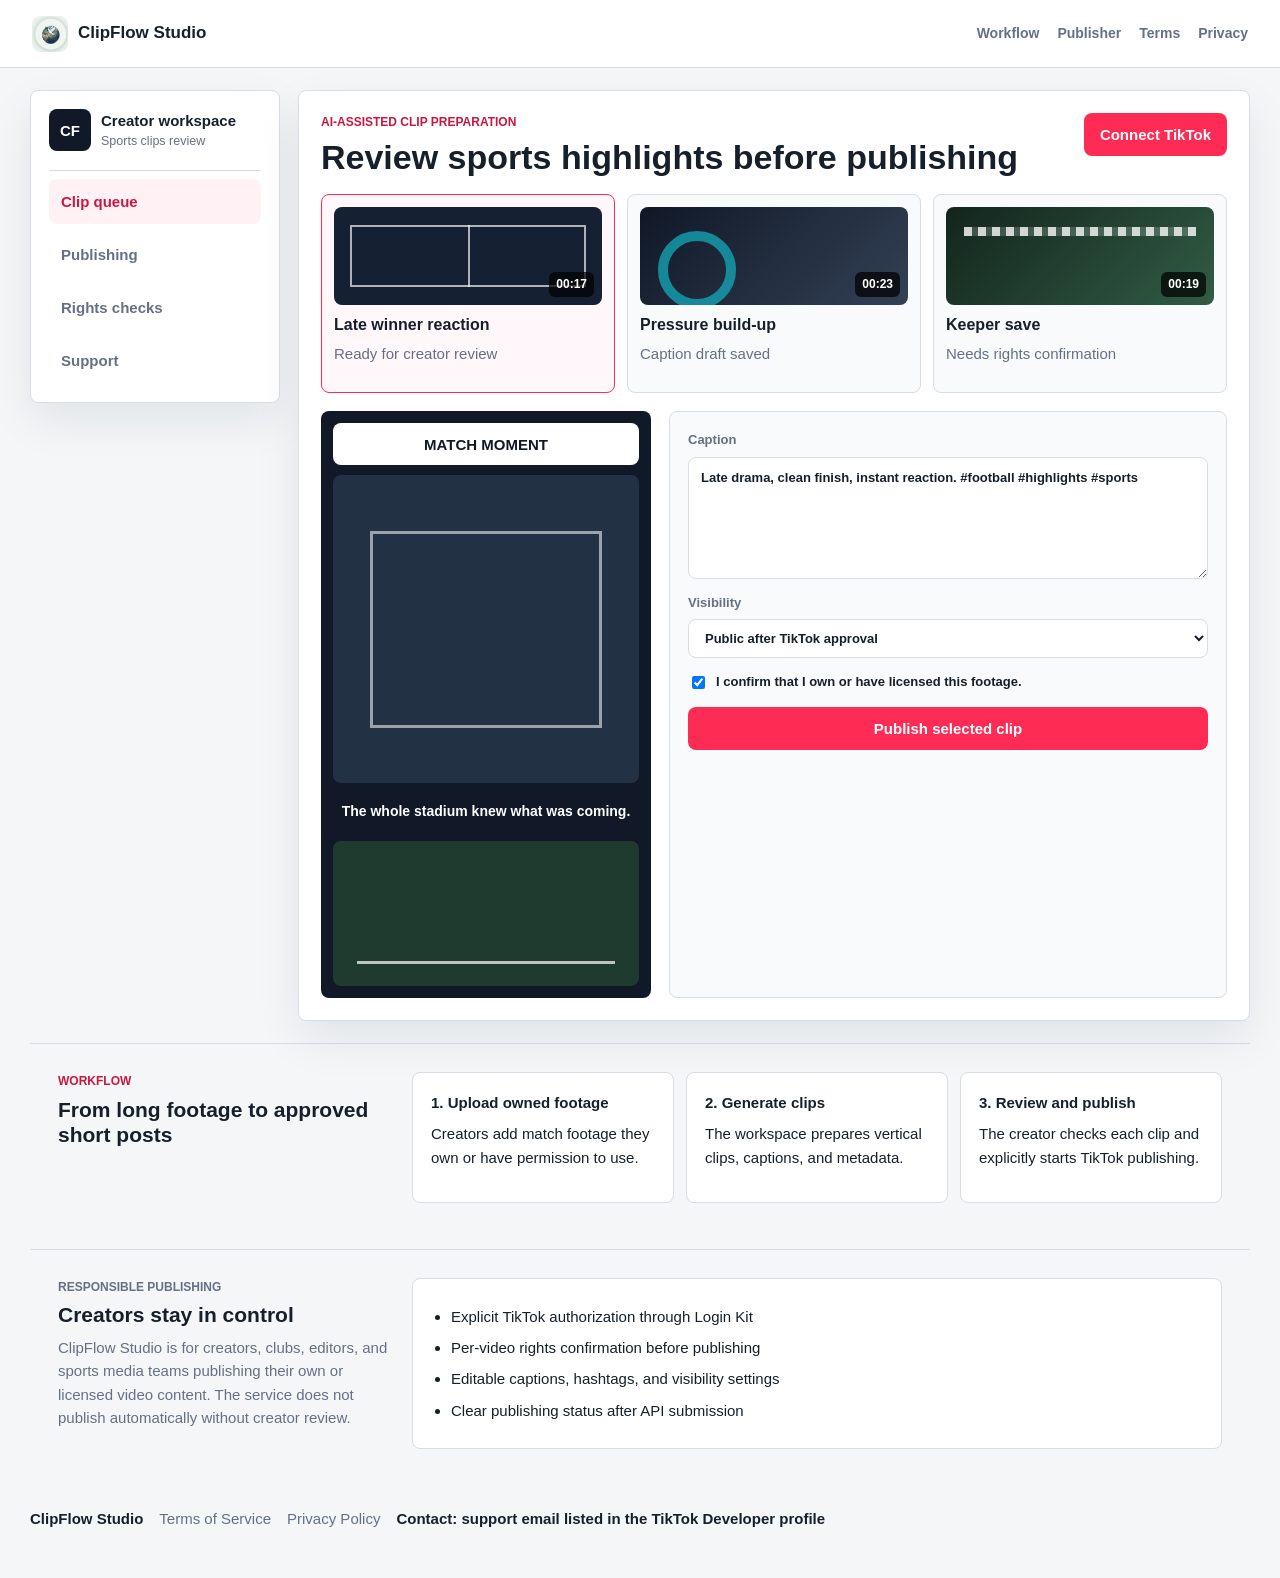
<file: index.html>
<!doctype html>
<html lang="en">
  <head>
    <meta charset="utf-8">
    <meta name="viewport" content="width=device-width, initial-scale=1">
    <meta
      name="description"
      content="ClipFlow Studio helps sports creators turn licensed long-form footage into short clips and publish selected videos to their own TikTok accounts."
    >
    <title>ClipFlow Studio</title>
    <link rel="stylesheet" href="style.css">
  </head>
  <body>
    <header class="topbar">
      <a class="brand" href="index.html" aria-label="ClipFlow Studio home">
        <img src="app-icon-1024.png" alt="" width="36" height="36">
        <span>ClipFlow Studio</span>
      </a>
      <nav aria-label="Primary">
        <a href="#workflow">Workflow</a>
        <a href="#publisher">Publisher</a>
        <a href="terms.html">Terms</a>
        <a href="privacy.html">Privacy</a>
      </nav>
    </header>

    <main>
      <section class="workspace" aria-labelledby="app-title">
        <div class="panel sidebar">
          <div class="user-pill">
            <span class="avatar">CF</span>
            <span>
              <strong>Creator workspace</strong>
              <small>Sports clips review</small>
            </span>
          </div>
          <a class="nav-item active" href="#workflow">Clip queue</a>
          <a class="nav-item" href="#publisher">Publishing</a>
          <a class="nav-item" href="#rights">Rights checks</a>
          <a class="nav-item" href="#contact">Support</a>
        </div>

        <section class="panel main-panel">
          <div class="section-head">
            <div>
              <p class="eyebrow">AI-assisted clip preparation</p>
              <h1 id="app-title">Review sports highlights before publishing</h1>
            </div>
            <button type="button">Connect TikTok</button>
          </div>

          <div class="clip-grid">
            <article class="clip-card selected">
              <div class="thumb pitch">
                <span>00:17</span>
              </div>
              <h2>Late winner reaction</h2>
              <p>Ready for creator review</p>
            </article>
            <article class="clip-card">
              <div class="thumb replay">
                <span>00:23</span>
              </div>
              <h2>Pressure build-up</h2>
              <p>Caption draft saved</p>
            </article>
            <article class="clip-card">
              <div class="thumb crowd">
                <span>00:19</span>
              </div>
              <h2>Keeper save</h2>
              <p>Needs rights confirmation</p>
            </article>
          </div>

          <div class="editor" id="publisher">
            <div class="phone-preview" aria-label="Video preview">
              <div class="top-banner">MATCH MOMENT</div>
              <div class="video-window"></div>
              <div class="subtitle">The whole stadium knew what was coming.</div>
              <div class="bottom-window"></div>
            </div>

            <form class="publish-form">
              <label>
                Caption
                <textarea rows="5">Late drama, clean finish, instant reaction. #football #highlights #sports</textarea>
              </label>
              <label>
                Visibility
                <select>
                  <option>Public after TikTok approval</option>
                  <option>Private test post</option>
                </select>
              </label>
              <label class="check">
                <input type="checkbox" checked>
                I confirm that I own or have licensed this footage.
              </label>
              <button type="button">Publish selected clip</button>
            </form>
          </div>
        </section>
      </section>

      <section class="content-band" id="workflow">
        <div>
          <p class="eyebrow">Workflow</p>
          <h2>From long footage to approved short posts</h2>
        </div>
        <div class="steps">
          <article>
            <strong>1. Upload owned footage</strong>
            <p>Creators add match footage they own or have permission to use.</p>
          </article>
          <article>
            <strong>2. Generate clips</strong>
            <p>The workspace prepares vertical clips, captions, and metadata.</p>
          </article>
          <article>
            <strong>3. Review and publish</strong>
            <p>The creator checks each clip and explicitly starts TikTok publishing.</p>
          </article>
        </div>
      </section>

      <section class="content-band split" id="rights">
        <div>
          <p class="eyebrow">Responsible publishing</p>
          <h2>Creators stay in control</h2>
          <p>
            ClipFlow Studio is for creators, clubs, editors, and sports media
            teams publishing their own or licensed video content. The service
            does not publish automatically without creator review.
          </p>
        </div>
        <ul class="checks">
          <li>Explicit TikTok authorization through Login Kit</li>
          <li>Per-video rights confirmation before publishing</li>
          <li>Editable captions, hashtags, and visibility settings</li>
          <li>Clear publishing status after API submission</li>
        </ul>
      </section>
    </main>

    <footer id="contact">
      <span>ClipFlow Studio</span>
      <a href="terms.html">Terms of Service</a>
      <a href="privacy.html">Privacy Policy</a>
      <span>Contact: support email listed in the TikTok Developer profile</span>
    </footer>
  </body>
</html>
</file>
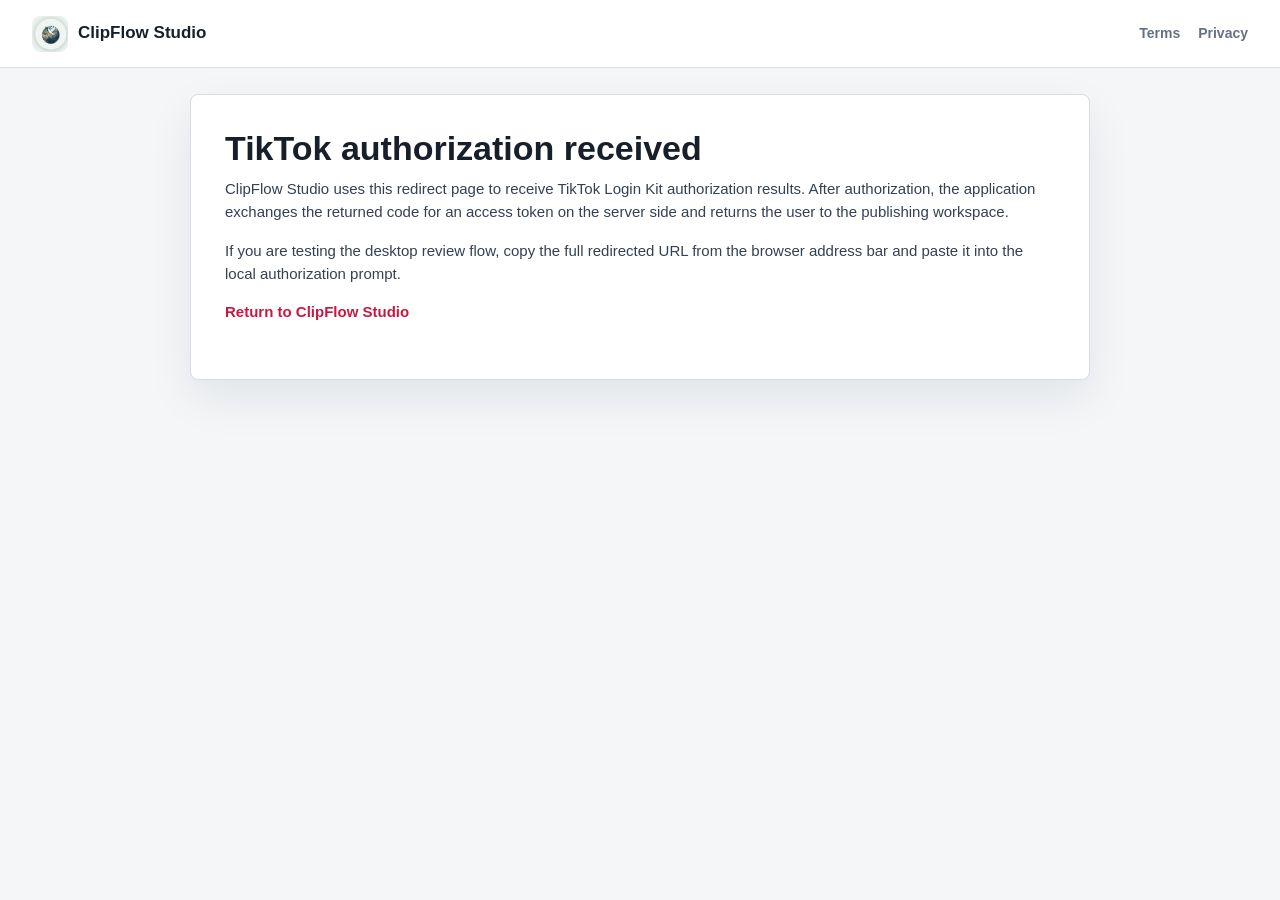
<file: tiktok/callback/index.html>
<!doctype html>
<html lang="en">
  <head>
    <meta charset="utf-8">
    <meta name="viewport" content="width=device-width, initial-scale=1">
    <title>TikTok Authorization - ClipFlow Studio</title>
    <link rel="stylesheet" href="../../style.css">
  </head>
  <body>
    <header class="topbar">
      <a class="brand" href="../../index.html" aria-label="ClipFlow Studio home">
        <img src="../../app-icon-1024.png" alt="" width="36" height="36">
        <span>ClipFlow Studio</span>
      </a>
      <nav aria-label="Primary">
        <a href="../../terms.html">Terms</a>
        <a href="../../privacy.html">Privacy</a>
      </nav>
    </header>

    <main class="legal-page">
      <article class="legal">
        <h1>TikTok authorization received</h1>
        <p>
          ClipFlow Studio uses this redirect page to receive TikTok Login Kit
          authorization results. After authorization, the application exchanges
          the returned code for an access token on the server side and returns
          the user to the publishing workspace.
        </p>
        <p>
          If you are testing the desktop review flow, copy the full redirected
          URL from the browser address bar and paste it into the local
          authorization prompt.
        </p>
        <a class="back" href="../../index.html">Return to ClipFlow Studio</a>
      </article>
    </main>
  </body>
</html>
</file>
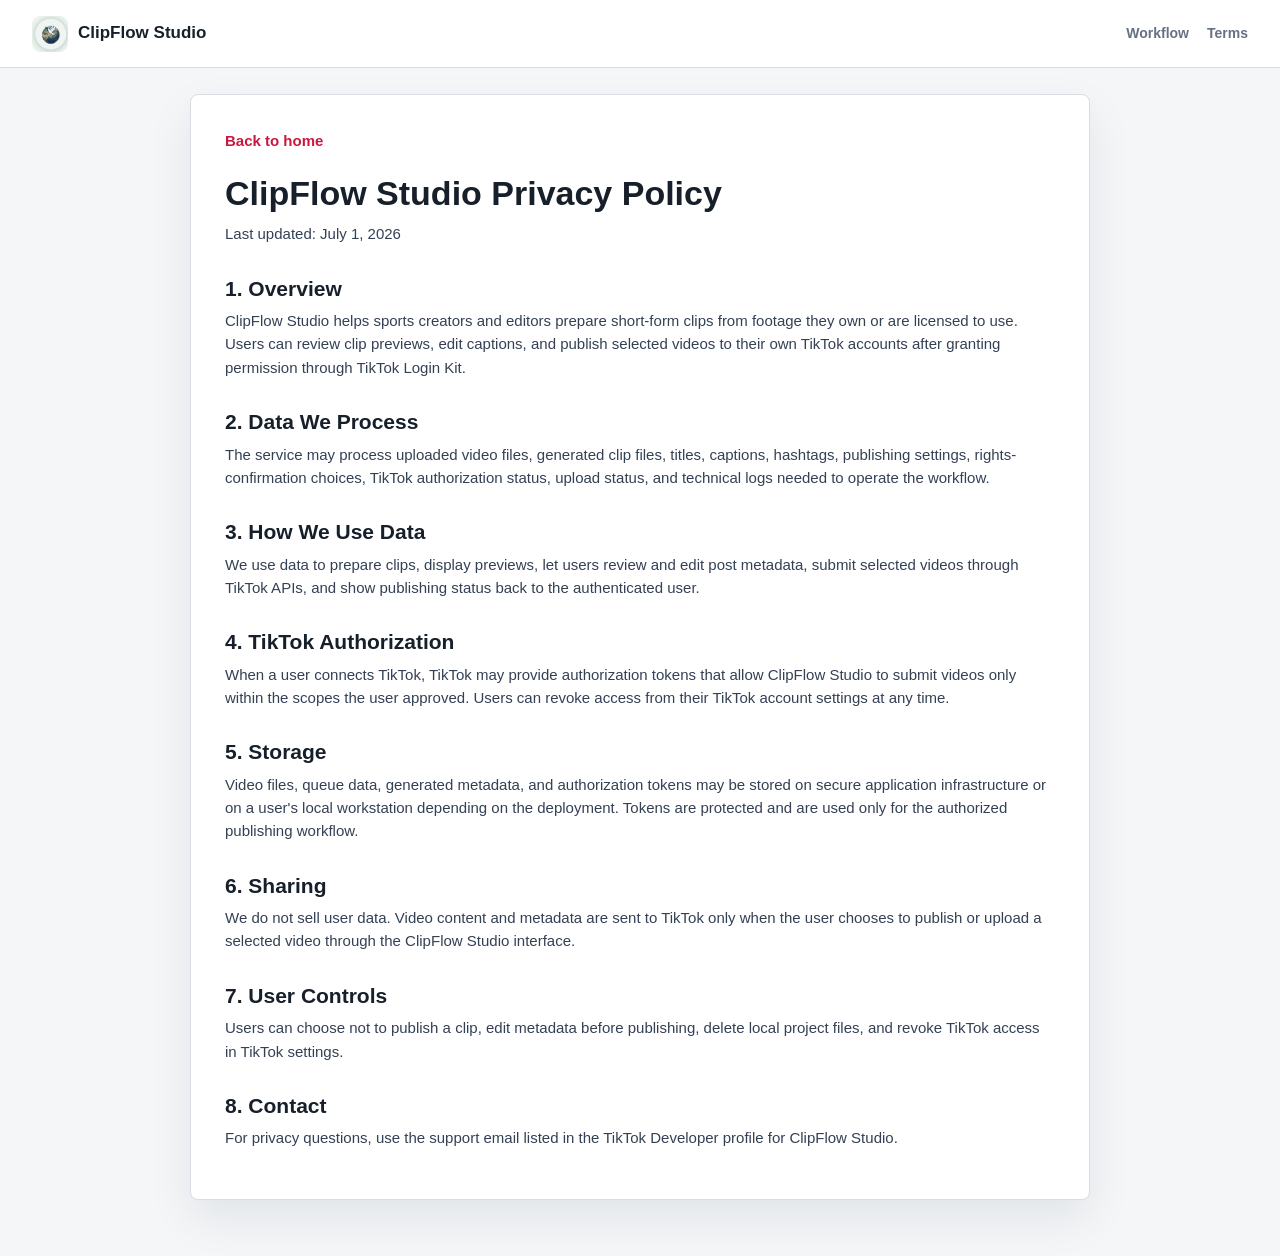
<file: privacy.html>
<!doctype html>
<html lang="en">
  <head>
    <meta charset="utf-8">
    <meta name="viewport" content="width=device-width, initial-scale=1">
    <title>Privacy Policy - ClipFlow Studio</title>
    <link rel="stylesheet" href="style.css">
  </head>
  <body>
    <header class="topbar">
      <a class="brand" href="index.html" aria-label="ClipFlow Studio home">
        <img src="app-icon-1024.png" alt="" width="36" height="36">
        <span>ClipFlow Studio</span>
      </a>
      <nav aria-label="Primary">
        <a href="index.html#workflow">Workflow</a>
        <a href="terms.html">Terms</a>
      </nav>
    </header>

    <main class="legal-page">
      <article class="legal">
        <a class="back" href="index.html">Back to home</a>
        <h1>ClipFlow Studio Privacy Policy</h1>
        <p class="updated">Last updated: July 1, 2026</p>

        <h2>1. Overview</h2>
        <p>
          ClipFlow Studio helps sports creators and editors prepare short-form
          clips from footage they own or are licensed to use. Users can review
          clip previews, edit captions, and publish selected videos to their own
          TikTok accounts after granting permission through TikTok Login Kit.
        </p>

        <h2>2. Data We Process</h2>
        <p>
          The service may process uploaded video files, generated clip files,
          titles, captions, hashtags, publishing settings, rights-confirmation
          choices, TikTok authorization status, upload status, and technical
          logs needed to operate the workflow.
        </p>

        <h2>3. How We Use Data</h2>
        <p>
          We use data to prepare clips, display previews, let users review and
          edit post metadata, submit selected videos through TikTok APIs, and
          show publishing status back to the authenticated user.
        </p>

        <h2>4. TikTok Authorization</h2>
        <p>
          When a user connects TikTok, TikTok may provide authorization tokens
          that allow ClipFlow Studio to submit videos only within the scopes the
          user approved. Users can revoke access from their TikTok account
          settings at any time.
        </p>

        <h2>5. Storage</h2>
        <p>
          Video files, queue data, generated metadata, and authorization tokens
          may be stored on secure application infrastructure or on a user's
          local workstation depending on the deployment. Tokens are protected
          and are used only for the authorized publishing workflow.
        </p>

        <h2>6. Sharing</h2>
        <p>
          We do not sell user data. Video content and metadata are sent to
          TikTok only when the user chooses to publish or upload a selected
          video through the ClipFlow Studio interface.
        </p>

        <h2>7. User Controls</h2>
        <p>
          Users can choose not to publish a clip, edit metadata before
          publishing, delete local project files, and revoke TikTok access in
          TikTok settings.
        </p>

        <h2>8. Contact</h2>
        <p>
          For privacy questions, use the support email listed in the TikTok
          Developer profile for ClipFlow Studio.
        </p>
      </article>
    </main>
  </body>
</html>
</file>
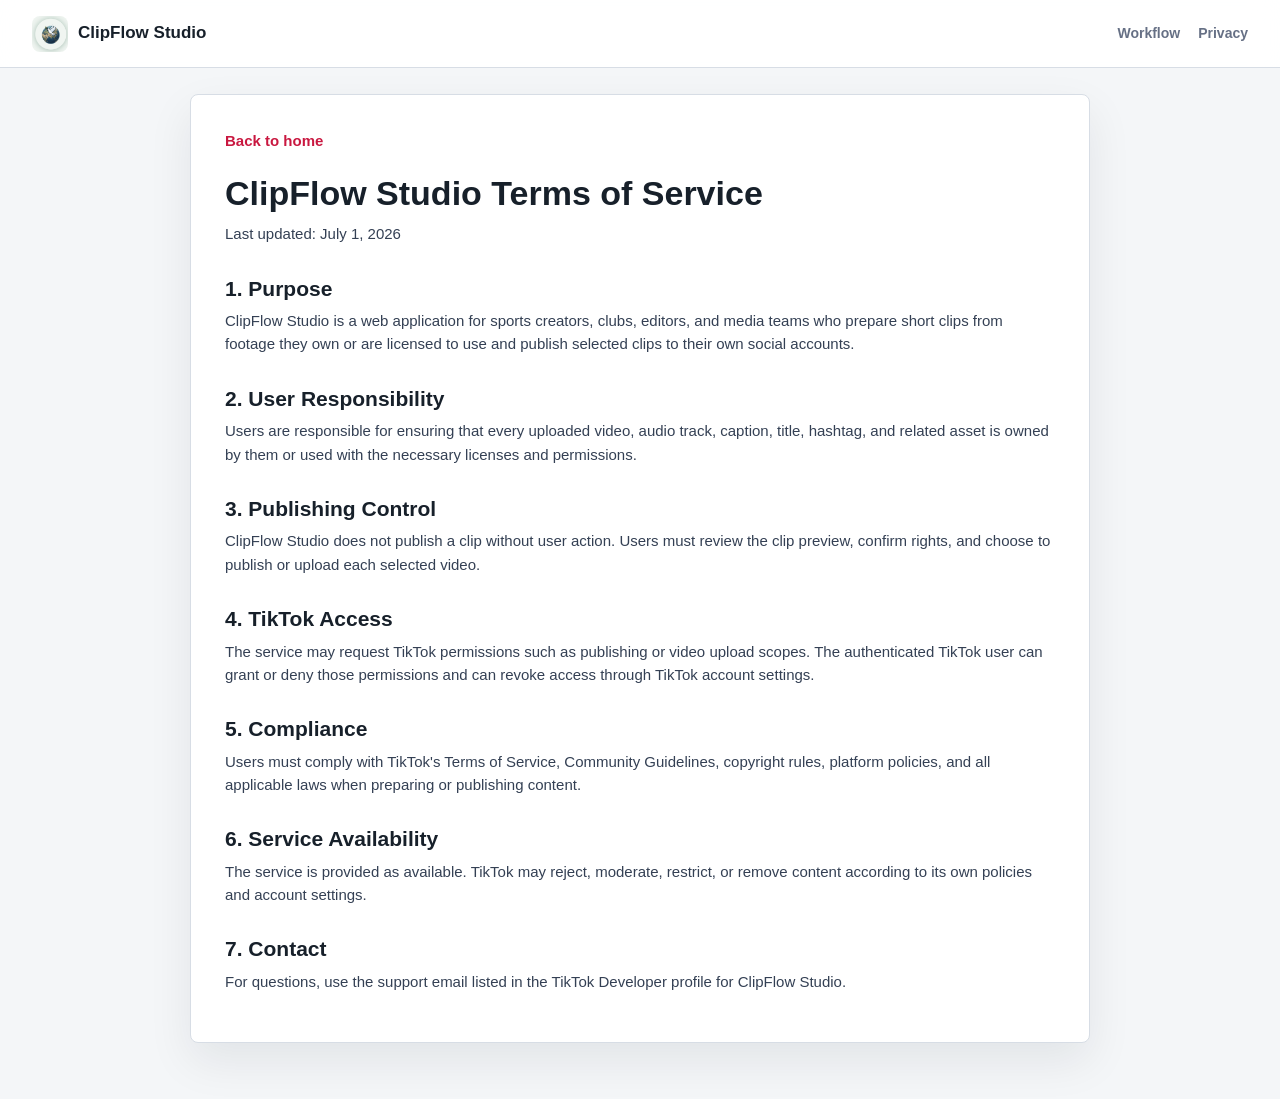
<file: terms.html>
<!doctype html>
<html lang="en">
  <head>
    <meta charset="utf-8">
    <meta name="viewport" content="width=device-width, initial-scale=1">
    <title>Terms of Service - ClipFlow Studio</title>
    <link rel="stylesheet" href="style.css">
  </head>
  <body>
    <header class="topbar">
      <a class="brand" href="index.html" aria-label="ClipFlow Studio home">
        <img src="app-icon-1024.png" alt="" width="36" height="36">
        <span>ClipFlow Studio</span>
      </a>
      <nav aria-label="Primary">
        <a href="index.html#workflow">Workflow</a>
        <a href="privacy.html">Privacy</a>
      </nav>
    </header>

    <main class="legal-page">
      <article class="legal">
        <a class="back" href="index.html">Back to home</a>
        <h1>ClipFlow Studio Terms of Service</h1>
        <p class="updated">Last updated: July 1, 2026</p>

        <h2>1. Purpose</h2>
        <p>
          ClipFlow Studio is a web application for sports creators, clubs,
          editors, and media teams who prepare short clips from footage they own
          or are licensed to use and publish selected clips to their own social
          accounts.
        </p>

        <h2>2. User Responsibility</h2>
        <p>
          Users are responsible for ensuring that every uploaded video, audio
          track, caption, title, hashtag, and related asset is owned by them or
          used with the necessary licenses and permissions.
        </p>

        <h2>3. Publishing Control</h2>
        <p>
          ClipFlow Studio does not publish a clip without user action. Users
          must review the clip preview, confirm rights, and choose to publish or
          upload each selected video.
        </p>

        <h2>4. TikTok Access</h2>
        <p>
          The service may request TikTok permissions such as publishing or video
          upload scopes. The authenticated TikTok user can grant or deny those
          permissions and can revoke access through TikTok account settings.
        </p>

        <h2>5. Compliance</h2>
        <p>
          Users must comply with TikTok's Terms of Service, Community
          Guidelines, copyright rules, platform policies, and all applicable
          laws when preparing or publishing content.
        </p>

        <h2>6. Service Availability</h2>
        <p>
          The service is provided as available. TikTok may reject, moderate,
          restrict, or remove content according to its own policies and account
          settings.
        </p>

        <h2>7. Contact</h2>
        <p>
          For questions, use the support email listed in the TikTok Developer
          profile for ClipFlow Studio.
        </p>
      </article>
    </main>
  </body>
</html>
</file>
<file: style.css>
:root {
  color-scheme: light;
  --bg: #f4f6f8;
  --panel: #ffffff;
  --panel-soft: #f9fafb;
  --text: #17202a;
  --muted: #667085;
  --line: #d7dde5;
  --accent: #fe2c55;
  --accent-dark: #c91840;
  --cyan: #12b9c8;
  --green: #1b8f62;
  --amber: #b7791f;
  --shadow: 0 18px 45px rgba(17, 24, 39, 0.08);
}

* {
  box-sizing: border-box;
}

body {
  margin: 0;
  min-height: 100vh;
  background: var(--bg);
  color: var(--text);
  font: 15px/1.55 Arial, Helvetica, sans-serif;
}

a {
  color: inherit;
  text-decoration: none;
}

button,
select,
textarea,
input {
  font: inherit;
}

button {
  min-height: 42px;
  padding: 10px 16px;
  border: 0;
  border-radius: 8px;
  background: var(--accent);
  color: #fff;
  font-weight: 700;
  cursor: default;
}

.topbar {
  position: sticky;
  top: 0;
  z-index: 10;
  display: flex;
  align-items: center;
  justify-content: space-between;
  gap: 24px;
  min-height: 68px;
  padding: 0 32px;
  background: rgba(255, 255, 255, 0.92);
  border-bottom: 1px solid var(--line);
  backdrop-filter: blur(14px);
}

.brand,
.topbar nav,
.user-pill {
  display: flex;
  align-items: center;
}

.brand {
  gap: 10px;
  font-size: 17px;
  font-weight: 800;
}

.brand img {
  width: 36px;
  height: 36px;
  border-radius: 8px;
}

.topbar nav {
  gap: 18px;
  color: var(--muted);
  font-size: 14px;
  font-weight: 700;
}

.workspace {
  display: grid;
  grid-template-columns: 250px minmax(0, 1fr);
  gap: 18px;
  width: min(1220px, calc(100% - 32px));
  margin: 22px auto;
}

.panel {
  background: var(--panel);
  border: 1px solid var(--line);
  border-radius: 8px;
  box-shadow: var(--shadow);
}

.sidebar {
  align-self: start;
  padding: 18px;
}

.user-pill {
  gap: 10px;
  padding-bottom: 18px;
  border-bottom: 1px solid var(--line);
}

.avatar {
  display: grid;
  width: 42px;
  height: 42px;
  place-items: center;
  border-radius: 8px;
  background: #111827;
  color: #fff;
  font-weight: 800;
}

small,
.clip-card p,
.updated {
  display: block;
  color: var(--muted);
}

.nav-item {
  display: block;
  margin-top: 8px;
  padding: 11px 12px;
  border-radius: 8px;
  color: var(--muted);
  font-weight: 700;
}

.nav-item.active {
  background: #fff1f4;
  color: var(--accent-dark);
}

.main-panel {
  padding: 22px;
}

.section-head {
  display: flex;
  align-items: start;
  justify-content: space-between;
  gap: 18px;
  margin-bottom: 18px;
}

.eyebrow {
  margin: 0 0 6px;
  color: var(--accent-dark);
  font-size: 12px;
  font-weight: 800;
  letter-spacing: 0;
  text-transform: uppercase;
}

h1,
h2,
p {
  margin-top: 0;
}

h1 {
  max-width: 720px;
  margin-bottom: 0;
  font-size: 34px;
  line-height: 1.12;
}

h2 {
  margin-bottom: 8px;
  font-size: 21px;
  line-height: 1.22;
}

.clip-grid {
  display: grid;
  grid-template-columns: repeat(3, minmax(0, 1fr));
  gap: 12px;
  margin-bottom: 18px;
}

.clip-card {
  min-height: 190px;
  padding: 12px;
  border: 1px solid var(--line);
  border-radius: 8px;
  background: var(--panel-soft);
}

.clip-card.selected {
  border-color: var(--accent);
  background: #fff7f9;
}

.clip-card h2 {
  margin-top: 10px;
  font-size: 16px;
}

.thumb {
  position: relative;
  height: 98px;
  overflow: hidden;
  border-radius: 8px;
  background: #162033;
}

.thumb::before,
.thumb::after,
.video-window::before,
.bottom-window::before {
  content: "";
  position: absolute;
  inset: auto;
}

.thumb span {
  position: absolute;
  right: 8px;
  bottom: 8px;
  padding: 3px 7px;
  border-radius: 6px;
  background: rgba(0, 0, 0, 0.72);
  color: #fff;
  font-size: 12px;
  font-weight: 800;
}

.pitch::before {
  left: 16px;
  right: 16px;
  top: 18px;
  bottom: 18px;
  border: 2px solid rgba(255, 255, 255, 0.65);
}

.pitch::after {
  left: 50%;
  top: 18px;
  bottom: 18px;
  width: 2px;
  background: rgba(255, 255, 255, 0.65);
}

.replay {
  background: linear-gradient(135deg, #101827, #334155);
}

.replay::before {
  left: 18px;
  top: 24px;
  width: 58px;
  height: 58px;
  border: 10px solid rgba(18, 185, 200, 0.68);
  border-radius: 999px;
}

.crowd {
  background: linear-gradient(135deg, #13251d, #315c45);
}

.crowd::before {
  left: 18px;
  right: 18px;
  top: 20px;
  height: 9px;
  background: repeating-linear-gradient(
    90deg,
    rgba(255, 255, 255, 0.8) 0 8px,
    rgba(255, 255, 255, 0.18) 8px 14px
  );
}

.editor {
  display: grid;
  grid-template-columns: minmax(240px, 330px) minmax(0, 1fr);
  gap: 18px;
  align-items: stretch;
}

.phone-preview {
  aspect-ratio: 9 / 16;
  min-height: 520px;
  padding: 12px;
  border-radius: 8px;
  background: #111827;
  color: #fff;
  display: grid;
  grid-template-rows: 42px 1fr auto 145px;
  gap: 10px;
}

.top-banner {
  display: grid;
  place-items: center;
  border-radius: 8px;
  background: #fff;
  color: #111827;
  font-weight: 900;
}

.video-window,
.bottom-window {
  position: relative;
  overflow: hidden;
  border-radius: 8px;
  background: #233144;
}

.video-window::before {
  left: 12%;
  right: 12%;
  top: 18%;
  bottom: 18%;
  border: 3px solid rgba(255, 255, 255, 0.55);
}

.bottom-window {
  background: #1f3a2f;
}

.bottom-window::before {
  left: 8%;
  right: 8%;
  bottom: 22px;
  height: 3px;
  background: rgba(255, 255, 255, 0.7);
}

.subtitle {
  padding: 8px;
  text-align: center;
  font-size: 14px;
  font-weight: 800;
}

.publish-form {
  display: grid;
  align-content: start;
  gap: 14px;
  padding: 18px;
  border: 1px solid var(--line);
  border-radius: 8px;
  background: var(--panel-soft);
}

label {
  display: grid;
  gap: 6px;
  color: var(--muted);
  font-size: 13px;
  font-weight: 800;
}

textarea,
select {
  width: 100%;
  border: 1px solid var(--line);
  border-radius: 8px;
  background: #fff;
  color: var(--text);
  padding: 10px 12px;
}

.check {
  display: flex;
  align-items: center;
  gap: 8px;
  color: var(--text);
}

.content-band {
  display: grid;
  grid-template-columns: minmax(220px, 330px) minmax(0, 1fr);
  gap: 24px;
  width: min(1220px, calc(100% - 32px));
  margin: 18px auto;
  padding: 28px;
  border-top: 1px solid var(--line);
}

.steps {
  display: grid;
  grid-template-columns: repeat(3, minmax(0, 1fr));
  gap: 12px;
}

.steps article,
.checks {
  padding: 18px;
  border: 1px solid var(--line);
  border-radius: 8px;
  background: var(--panel);
}

.steps strong {
  display: block;
  margin-bottom: 8px;
}

.split p {
  max-width: 640px;
  color: var(--muted);
}

.checks {
  margin: 0;
  padding-left: 38px;
}

.checks li {
  margin: 8px 0;
}

footer {
  display: flex;
  flex-wrap: wrap;
  gap: 16px;
  width: min(1220px, calc(100% - 32px));
  margin: 30px auto 48px;
  color: var(--muted);
}

footer span {
  color: var(--text);
  font-weight: 800;
}

.legal-page {
  width: min(900px, calc(100% - 32px));
  margin: 26px auto 56px;
}

.legal {
  padding: 34px;
  background: var(--panel);
  border: 1px solid var(--line);
  border-radius: 8px;
  box-shadow: var(--shadow);
}

.legal h1 {
  margin-bottom: 10px;
}

.legal h2 {
  margin-top: 30px;
}

.legal p {
  color: #344054;
}

.back {
  display: inline-block;
  margin-bottom: 22px;
  color: var(--accent-dark);
  font-weight: 800;
}

@media (max-width: 900px) {
  .topbar,
  .section-head,
  footer {
    align-items: flex-start;
    flex-direction: column;
  }

  .topbar {
    position: static;
    padding: 16px;
  }

  .topbar nav {
    flex-wrap: wrap;
  }

  .workspace,
  .content-band,
  .editor {
    grid-template-columns: 1fr;
  }

  .clip-grid,
  .steps {
    grid-template-columns: 1fr;
  }

  .phone-preview {
    width: min(330px, 100%);
    min-height: auto;
  }
}

@media (max-width: 560px) {
  h1 {
    font-size: 28px;
  }

  .main-panel,
  .content-band,
  .legal {
    padding: 18px;
  }
}
</file>
